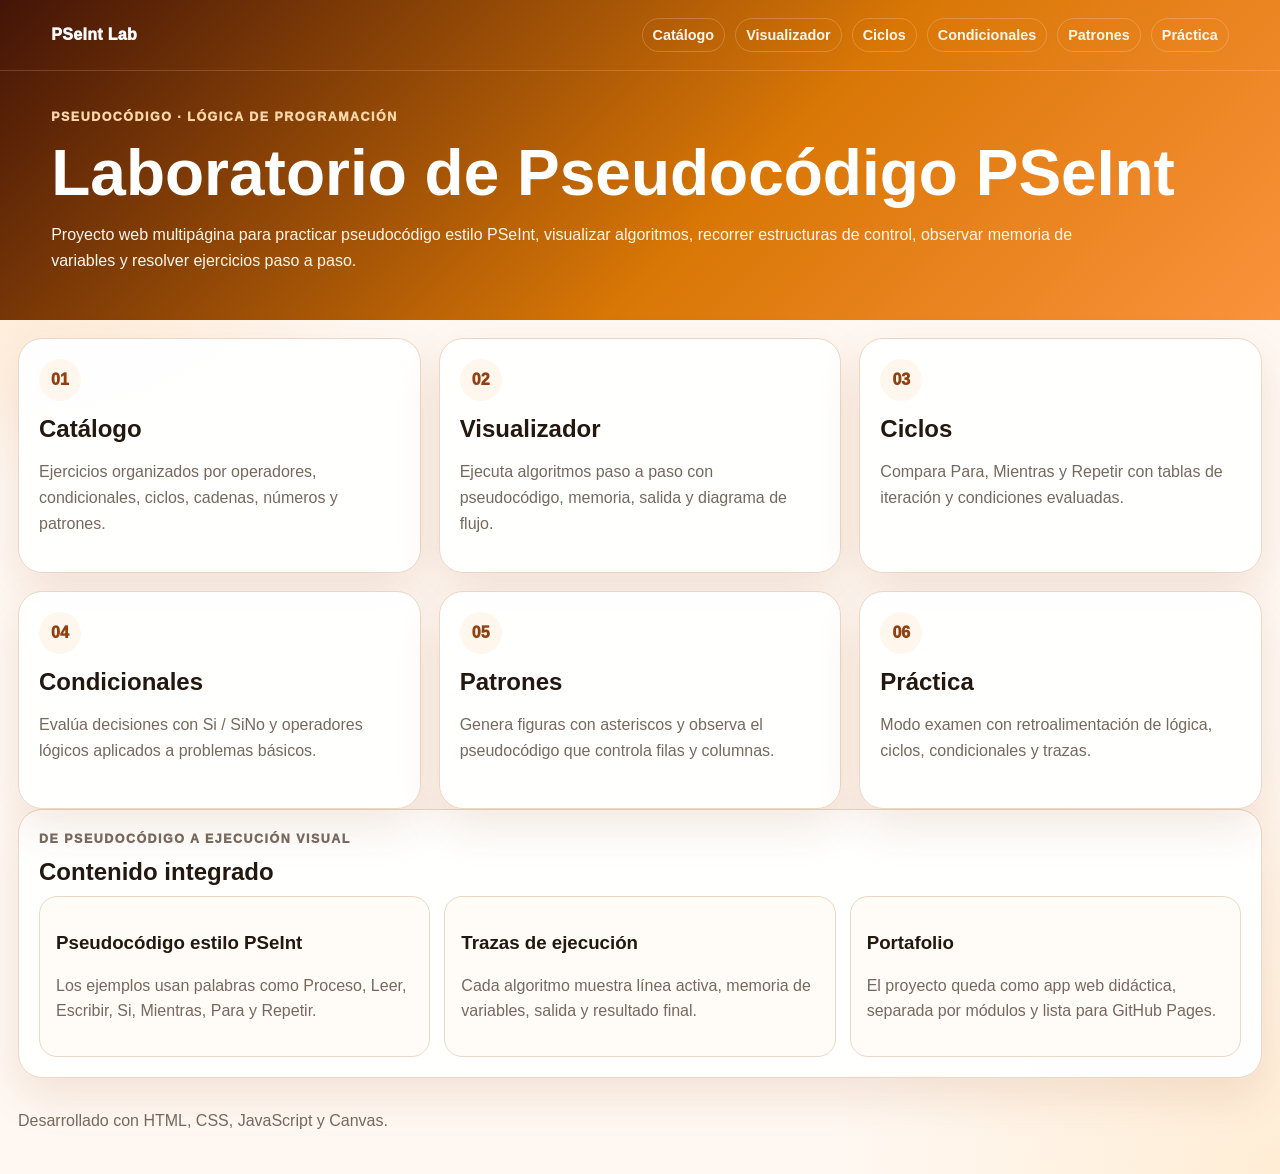
<file: index.html>
<!DOCTYPE html>
<html lang="es">
<head>
  <meta charset="UTF-8" />
  <meta name="viewport" content="width=device-width, initial-scale=1.0" />
  <title>Laboratorio de Pseudocódigo PSeInt</title>
  <link rel="stylesheet" href="assets/css/styles.css" />
</head>
<body>
  <header class="hero">
    <nav class="top-nav">
      <a class="brand" href="index.html">PSeInt Lab</a>
      <div class="nav-links">
        <a href="pages/catalogo.html">Catálogo</a>
        <a href="pages/visualizador.html">Visualizador</a>
        <a href="pages/ciclos.html">Ciclos</a>
        <a href="pages/condicionales.html">Condicionales</a>
        <a href="pages/patrones.html">Patrones</a>
        <a href="pages/practica.html">Práctica</a>
      </div>
    </nav>

    <section class="hero-content">
      <p class="eyebrow">Pseudocódigo · Lógica de programación</p>
      <h1>Laboratorio de Pseudocódigo PSeInt</h1>
      <p>
        Proyecto web multipágina para practicar pseudocódigo estilo PSeInt, visualizar algoritmos,
        recorrer estructuras de control, observar memoria de variables y resolver ejercicios paso a paso.
      </p>
    </section>
  </header>

  <main class="container">
    <section class="module-grid">
      <a class="module-card" href="pages/catalogo.html">
        <span>01</span>
        <h2>Catálogo</h2>
        <p>Ejercicios organizados por operadores, condicionales, ciclos, cadenas, números y patrones.</p>
      </a>

      <a class="module-card" href="pages/visualizador.html">
        <span>02</span>
        <h2>Visualizador</h2>
        <p>Ejecuta algoritmos paso a paso con pseudocódigo, memoria, salida y diagrama de flujo.</p>
      </a>

      <a class="module-card" href="pages/ciclos.html">
        <span>03</span>
        <h2>Ciclos</h2>
        <p>Compara Para, Mientras y Repetir con tablas de iteración y condiciones evaluadas.</p>
      </a>

      <a class="module-card" href="pages/condicionales.html">
        <span>04</span>
        <h2>Condicionales</h2>
        <p>Evalúa decisiones con Si / SiNo y operadores lógicos aplicados a problemas básicos.</p>
      </a>

      <a class="module-card" href="pages/patrones.html">
        <span>05</span>
        <h2>Patrones</h2>
        <p>Genera figuras con asteriscos y observa el pseudocódigo que controla filas y columnas.</p>
      </a>

      <a class="module-card" href="pages/practica.html">
        <span>06</span>
        <h2>Práctica</h2>
        <p>Modo examen con retroalimentación de lógica, ciclos, condicionales y trazas.</p>
      </a>
    </section>

    <section class="panel">
      <p class="section-label">De pseudocódigo a ejecución visual</p>
      <h2>Contenido integrado</h2>
      <div class="feature-grid">
        <article>
          <h3>Pseudocódigo estilo PSeInt</h3>
          <p>Los ejemplos usan palabras como Proceso, Leer, Escribir, Si, Mientras, Para y Repetir.</p>
        </article>
        <article>
          <h3>Trazas de ejecución</h3>
          <p>Cada algoritmo muestra línea activa, memoria de variables, salida y resultado final.</p>
        </article>
        <article>
          <h3>Portafolio</h3>
          <p>El proyecto queda como app web didáctica, separada por módulos y lista para GitHub Pages.</p>
        </article>
      </div>
    </section>
  </main>

  <footer>
    <p>Desarrollado con HTML, CSS, JavaScript y Canvas.</p>
  </footer>
</body>
</html>
</file>
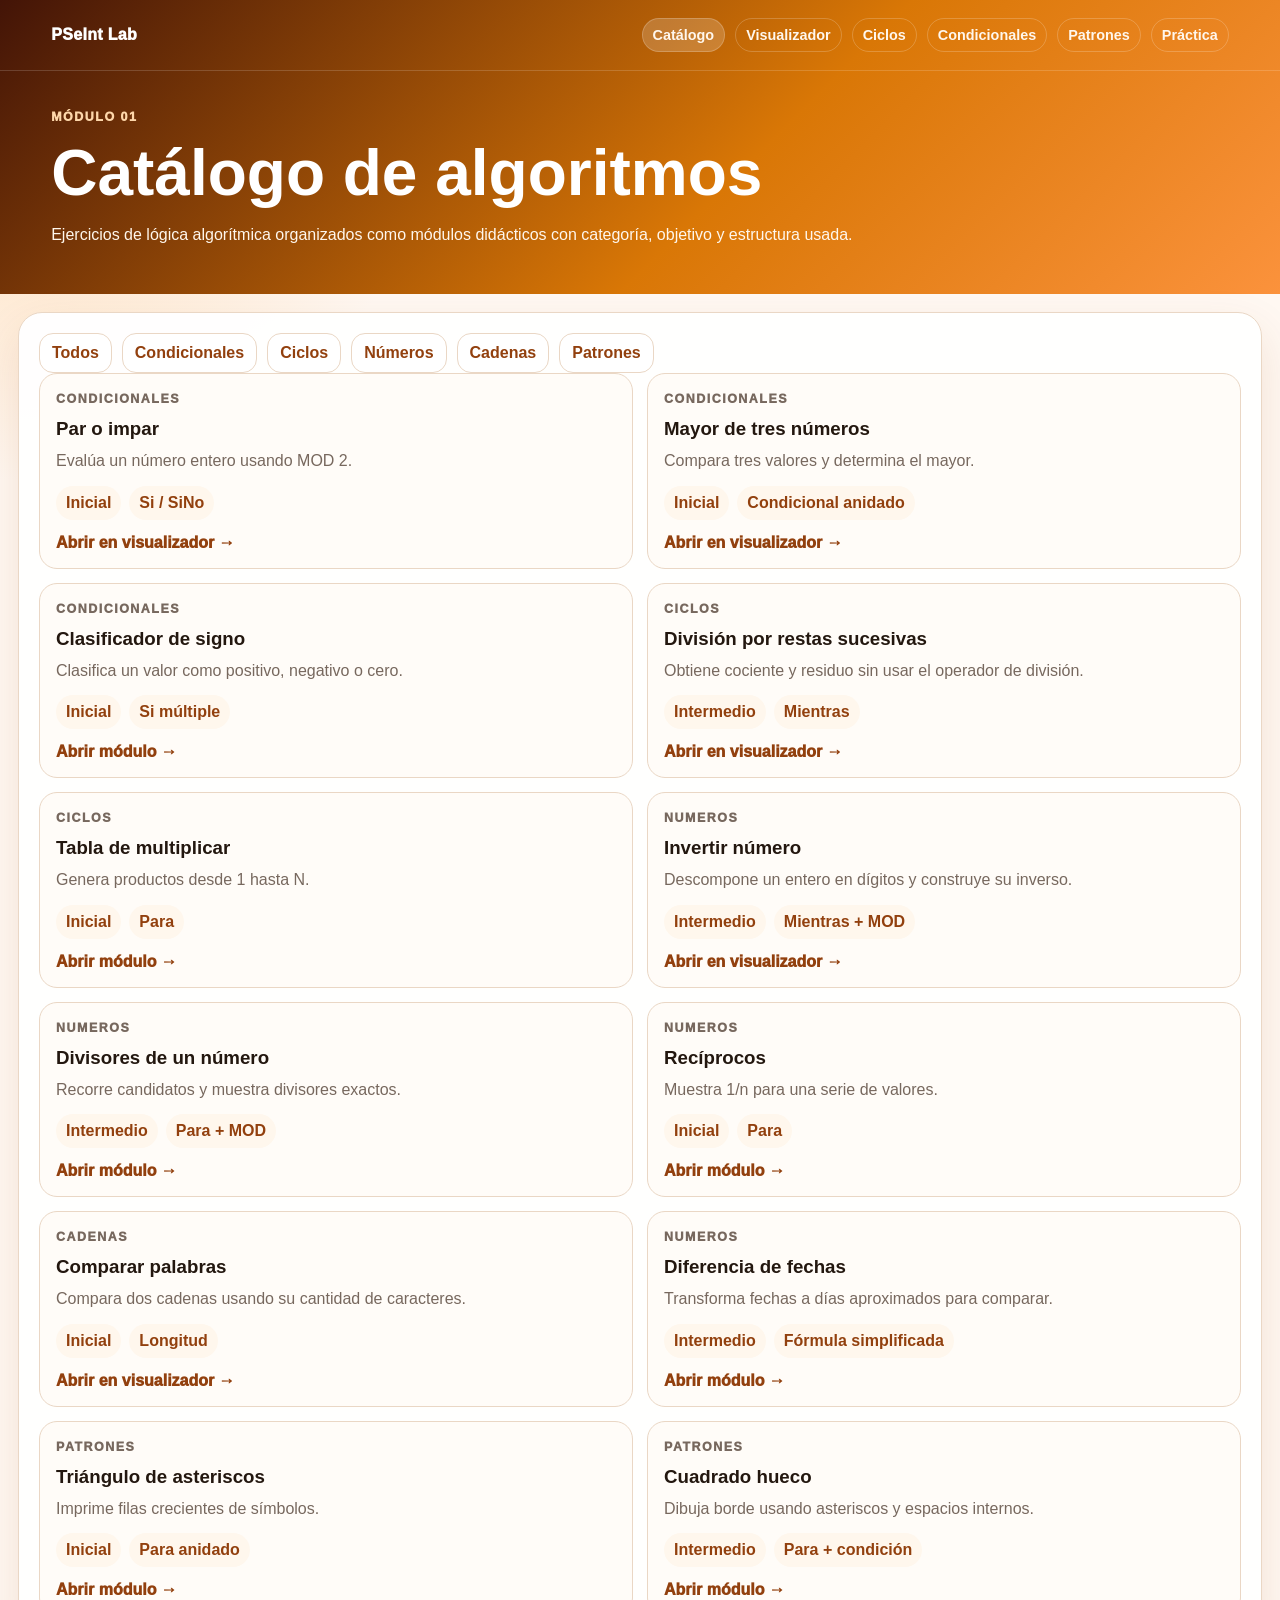
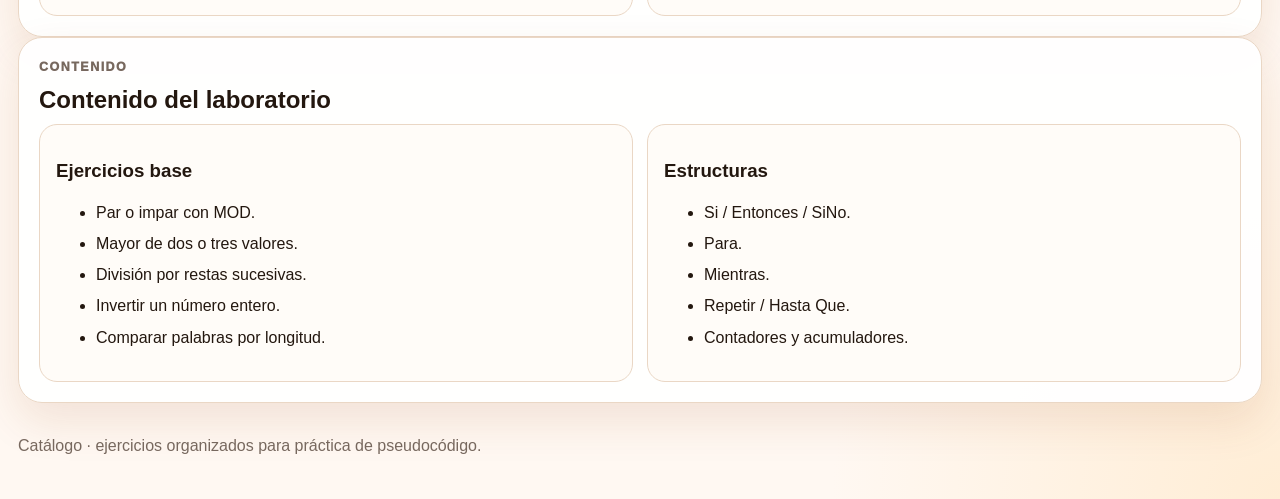
<file: pages/catalogo.html>
<!DOCTYPE html>
<html lang="es">
<head>
  <meta charset="UTF-8" />
  <meta name="viewport" content="width=device-width, initial-scale=1.0" />
  <title>Catálogo de algoritmos</title>
  <link rel="stylesheet" href="../assets/css/styles.css" />
</head>
<body>
  <header class="hero">

<nav class="top-nav">
  <a class="brand" href="../index.html">PSeInt Lab</a>
  <div class="nav-links">
    <a href="catalogo.html" data-page="catalogo" class="active">Catálogo</a>
    <a href="visualizador.html" data-page="visualizador">Visualizador</a>
    <a href="ciclos.html" data-page="ciclos">Ciclos</a>
    <a href="condicionales.html" data-page="condicionales">Condicionales</a>
    <a href="patrones.html" data-page="patrones">Patrones</a>
    <a href="practica.html" data-page="practica">Práctica</a>
  </div>
</nav>

    <section class="hero-content">
      <p class="eyebrow">Módulo 01</p>
      <h1>Catálogo de algoritmos</h1>
      <p>Ejercicios de lógica algorítmica organizados como módulos didácticos con categoría, objetivo y estructura usada.</p>
    </section>
  </header>

  <main class="container">
    <section class="panel">
      <div class="button-row">
        <button class="secondary" data-filter="todos">Todos</button>
        <button class="secondary" data-filter="condicionales">Condicionales</button>
        <button class="secondary" data-filter="ciclos">Ciclos</button>
        <button class="secondary" data-filter="numeros">Números</button>
        <button class="secondary" data-filter="cadenas">Cadenas</button>
        <button class="secondary" data-filter="patrones">Patrones</button>
      </div>

      <div id="algorithmGrid" class="algorithm-grid"></div>
    </section>

    <section class="panel">
      <p class="section-label">Contenido</p>
      <h2>Contenido del laboratorio</h2>
      <div class="two-col">
        <article>
          <h3>Ejercicios base</h3>
          <ul>
            <li>Par o impar con MOD.</li>
            <li>Mayor de dos o tres valores.</li>
            <li>División por restas sucesivas.</li>
            <li>Invertir un número entero.</li>
            <li>Comparar palabras por longitud.</li>
          </ul>
        </article>
        <article>
          <h3>Estructuras</h3>
          <ul>
            <li>Si / Entonces / SiNo.</li>
            <li>Para.</li>
            <li>Mientras.</li>
            <li>Repetir / Hasta Que.</li>
            <li>Contadores y acumuladores.</li>
          </ul>
        </article>
      </div>
    </section>
  </main>

  <footer><p>Catálogo · ejercicios organizados para práctica de pseudocódigo.</p></footer>

  <script src="../assets/js/shared.js"></script>
  <script src="../assets/js/catalogo.js"></script>
</body>
</html>
</file>
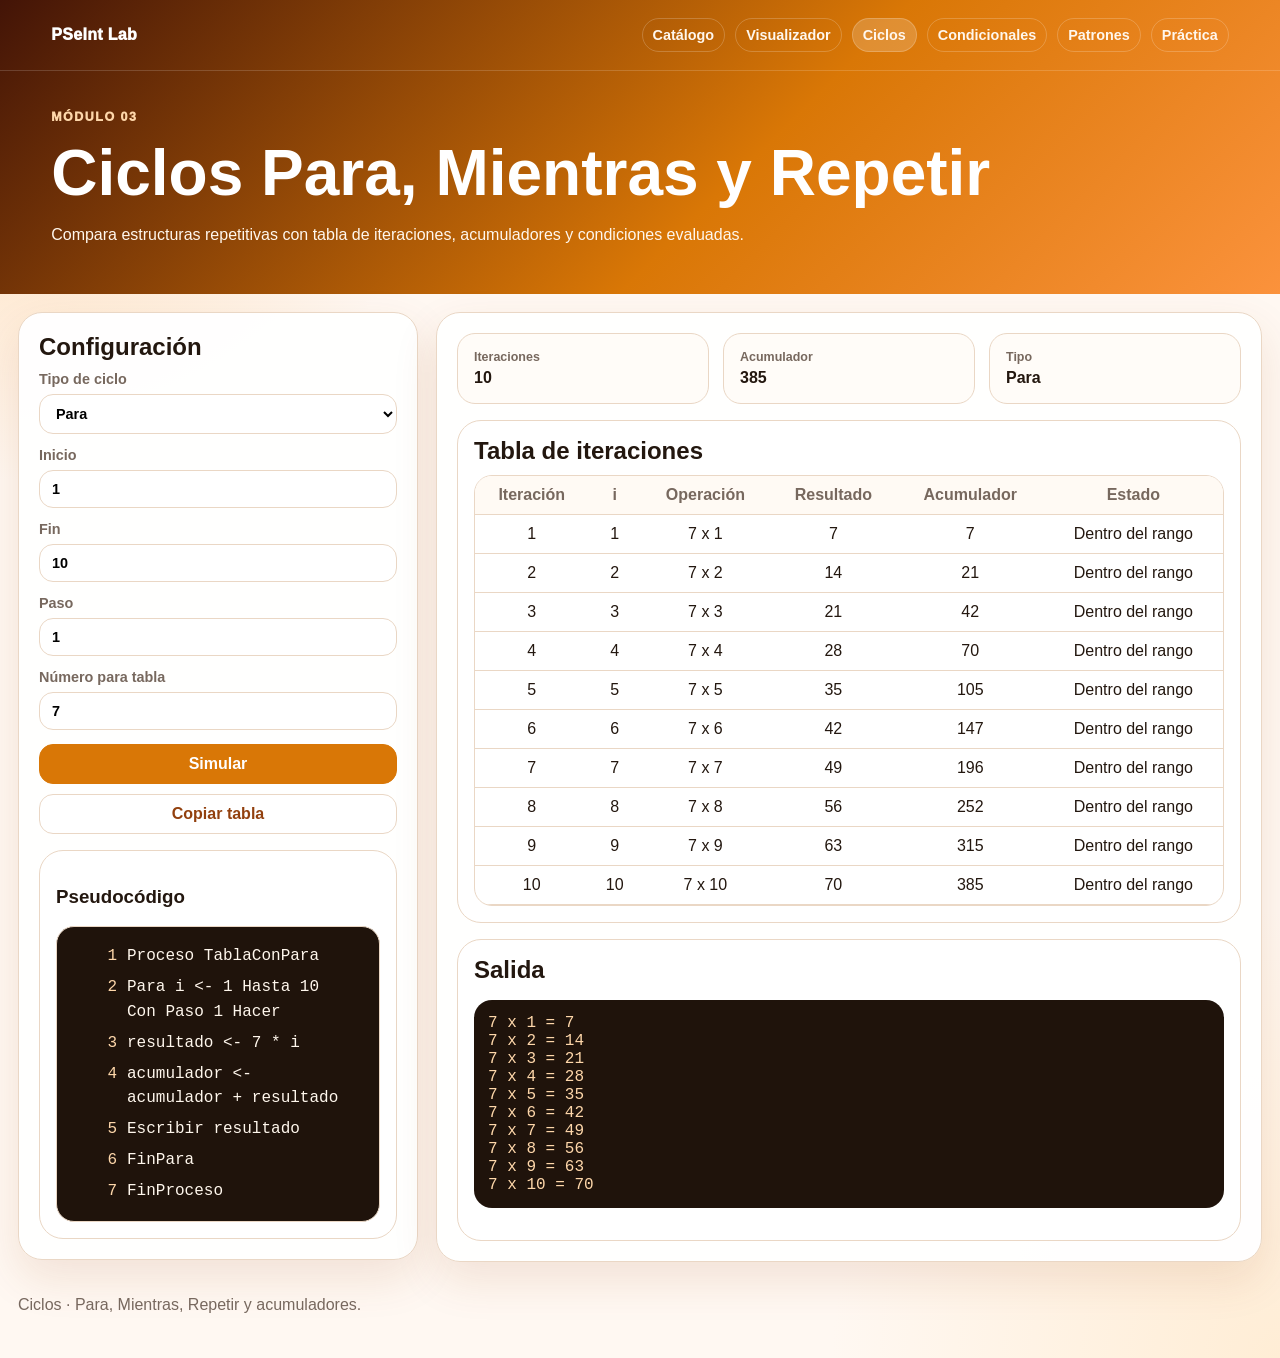
<file: pages/ciclos.html>
<!DOCTYPE html>
<html lang="es">
<head>
  <meta charset="UTF-8" />
  <meta name="viewport" content="width=device-width, initial-scale=1.0" />
  <title>Ciclos</title>
  <link rel="stylesheet" href="../assets/css/styles.css" />
</head>
<body>
  <header class="hero">

<nav class="top-nav">
  <a class="brand" href="../index.html">PSeInt Lab</a>
  <div class="nav-links">
    <a href="catalogo.html" data-page="catalogo">Catálogo</a>
    <a href="visualizador.html" data-page="visualizador">Visualizador</a>
    <a href="ciclos.html" data-page="ciclos" class="active">Ciclos</a>
    <a href="condicionales.html" data-page="condicionales">Condicionales</a>
    <a href="patrones.html" data-page="patrones">Patrones</a>
    <a href="practica.html" data-page="practica">Práctica</a>
  </div>
</nav>

    <section class="hero-content">
      <p class="eyebrow">Módulo 03</p>
      <h1>Ciclos Para, Mientras y Repetir</h1>
      <p>Compara estructuras repetitivas con tabla de iteraciones, acumuladores y condiciones evaluadas.</p>
    </section>
  </header>

  <main class="page-layout">
    <aside class="card controls">
      <h2>Configuración</h2>
      <label>
        Tipo de ciclo
        <select id="loopType">
          <option value="para">Para</option>
          <option value="mientras">Mientras</option>
          <option value="repetir">Repetir</option>
        </select>
      </label>
      <label>Inicio <input id="startInput" type="number" value="1"></label>
      <label>Fin <input id="endInput" type="number" value="10"></label>
      <label>Paso <input id="stepInput" type="number" value="1"></label>
      <label>Número para tabla <input id="tableInput" type="number" value="7"></label>

      <div class="button-grid">
        <button id="simulateBtn">Simular</button>
        <button id="copyBtn" class="secondary">Copiar tabla</button>
      </div>

      <section class="tool-card">
        <h3>Pseudocódigo</h3>
        <div id="codePanel" class="code-panel"></div>
      </section>
    </aside>

    <section class="card main-card">
      <section class="stat-grid">
        <div class="stat"><span>Iteraciones</span><strong id="iterationsStat"></strong></div>
        <div class="stat"><span>Acumulador</span><strong id="accumulatorStat"></strong></div>
        <div class="stat"><span>Tipo</span><strong id="typeStat"></strong></div>
      </section>

      <section class="tool-card">
        <h2>Tabla de iteraciones</h2>
        <div class="table-wrapper">
          <table id="loopTable"></table>
        </div>
      </section>

      <section class="tool-card">
        <h2>Salida</h2>
        <pre id="outputBox" class="output-console"></pre>
      </section>
    </section>
  </main>

  <footer><p>Ciclos · Para, Mientras, Repetir y acumuladores.</p></footer>

  <script src="../assets/js/shared.js"></script>
  <script src="../assets/js/ciclos.js"></script>
</body>
</html>
</file>
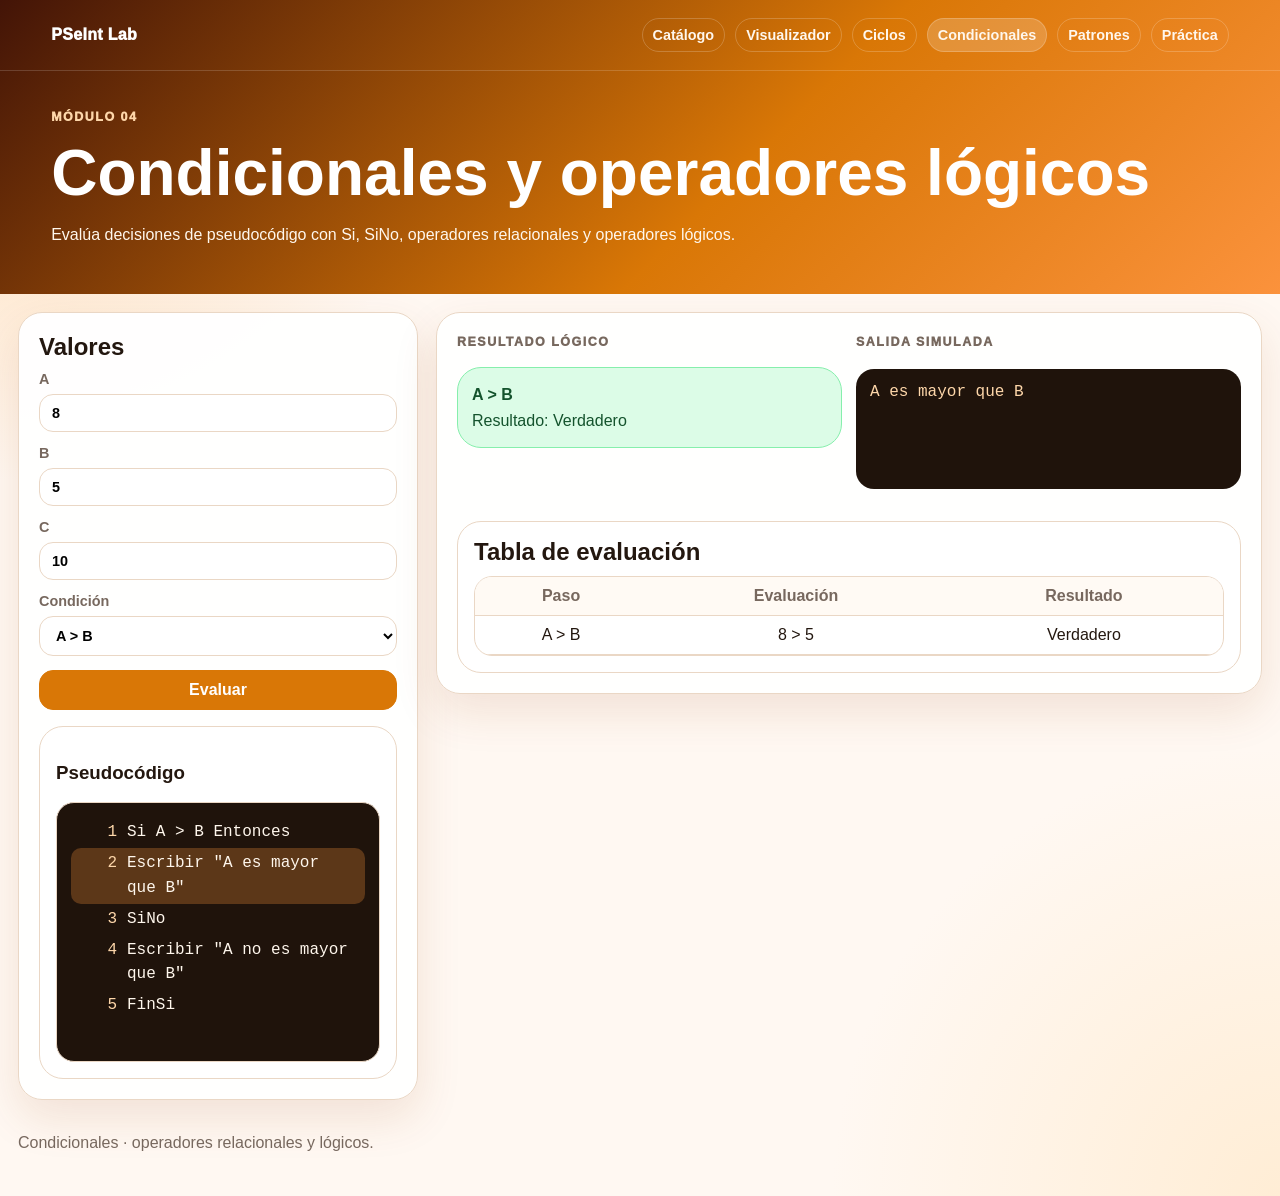
<file: pages/condicionales.html>
<!DOCTYPE html>
<html lang="es">
<head>
  <meta charset="UTF-8" />
  <meta name="viewport" content="width=device-width, initial-scale=1.0" />
  <title>Condicionales</title>
  <link rel="stylesheet" href="../assets/css/styles.css" />
</head>
<body>
  <header class="hero">

<nav class="top-nav">
  <a class="brand" href="../index.html">PSeInt Lab</a>
  <div class="nav-links">
    <a href="catalogo.html" data-page="catalogo">Catálogo</a>
    <a href="visualizador.html" data-page="visualizador">Visualizador</a>
    <a href="ciclos.html" data-page="ciclos">Ciclos</a>
    <a href="condicionales.html" data-page="condicionales" class="active">Condicionales</a>
    <a href="patrones.html" data-page="patrones">Patrones</a>
    <a href="practica.html" data-page="practica">Práctica</a>
  </div>
</nav>

    <section class="hero-content">
      <p class="eyebrow">Módulo 04</p>
      <h1>Condicionales y operadores lógicos</h1>
      <p>Evalúa decisiones de pseudocódigo con Si, SiNo, operadores relacionales y operadores lógicos.</p>
    </section>
  </header>

  <main class="page-layout">
    <aside class="card controls">
      <h2>Valores</h2>
      <label>A <input id="aInput" type="number" value="8"></label>
      <label>B <input id="bInput" type="number" value="5"></label>
      <label>C <input id="cInput" type="number" value="10"></label>
      <label>
        Condición
        <select id="conditionSelect">
          <option value="mayor">A > B</option>
          <option value="rango">A >= B Y A <= C</option>
          <option value="parpositivo">A MOD 2 = 0 Y A > 0</option>
          <option value="fuera">A < B O A > C</option>
          <option value="negacion">NO(A = B)</option>
        </select>
      </label>

      <div class="button-grid">
        <button id="evalBtn">Evaluar</button>
      </div>

      <section class="tool-card">
        <h3>Pseudocódigo</h3>
        <div id="codePanel" class="code-panel"></div>
      </section>
    </aside>

    <section class="card main-card">
      <section class="formula-grid">
        <article>
          <p class="section-label">Resultado lógico</p>
          <div id="resultBox" class="feedback"></div>
        </article>
        <article>
          <p class="section-label">Salida simulada</p>
          <pre id="outputBox" class="output-console"></pre>
        </article>
      </section>

      <section class="tool-card">
        <h2>Tabla de evaluación</h2>
        <div class="table-wrapper">
          <table id="evaluationTable"></table>
        </div>
      </section>
    </section>
  </main>

  <footer><p>Condicionales · operadores relacionales y lógicos.</p></footer>

  <script src="../assets/js/shared.js"></script>
  <script src="../assets/js/condicionales.js"></script>
</body>
</html>
</file>
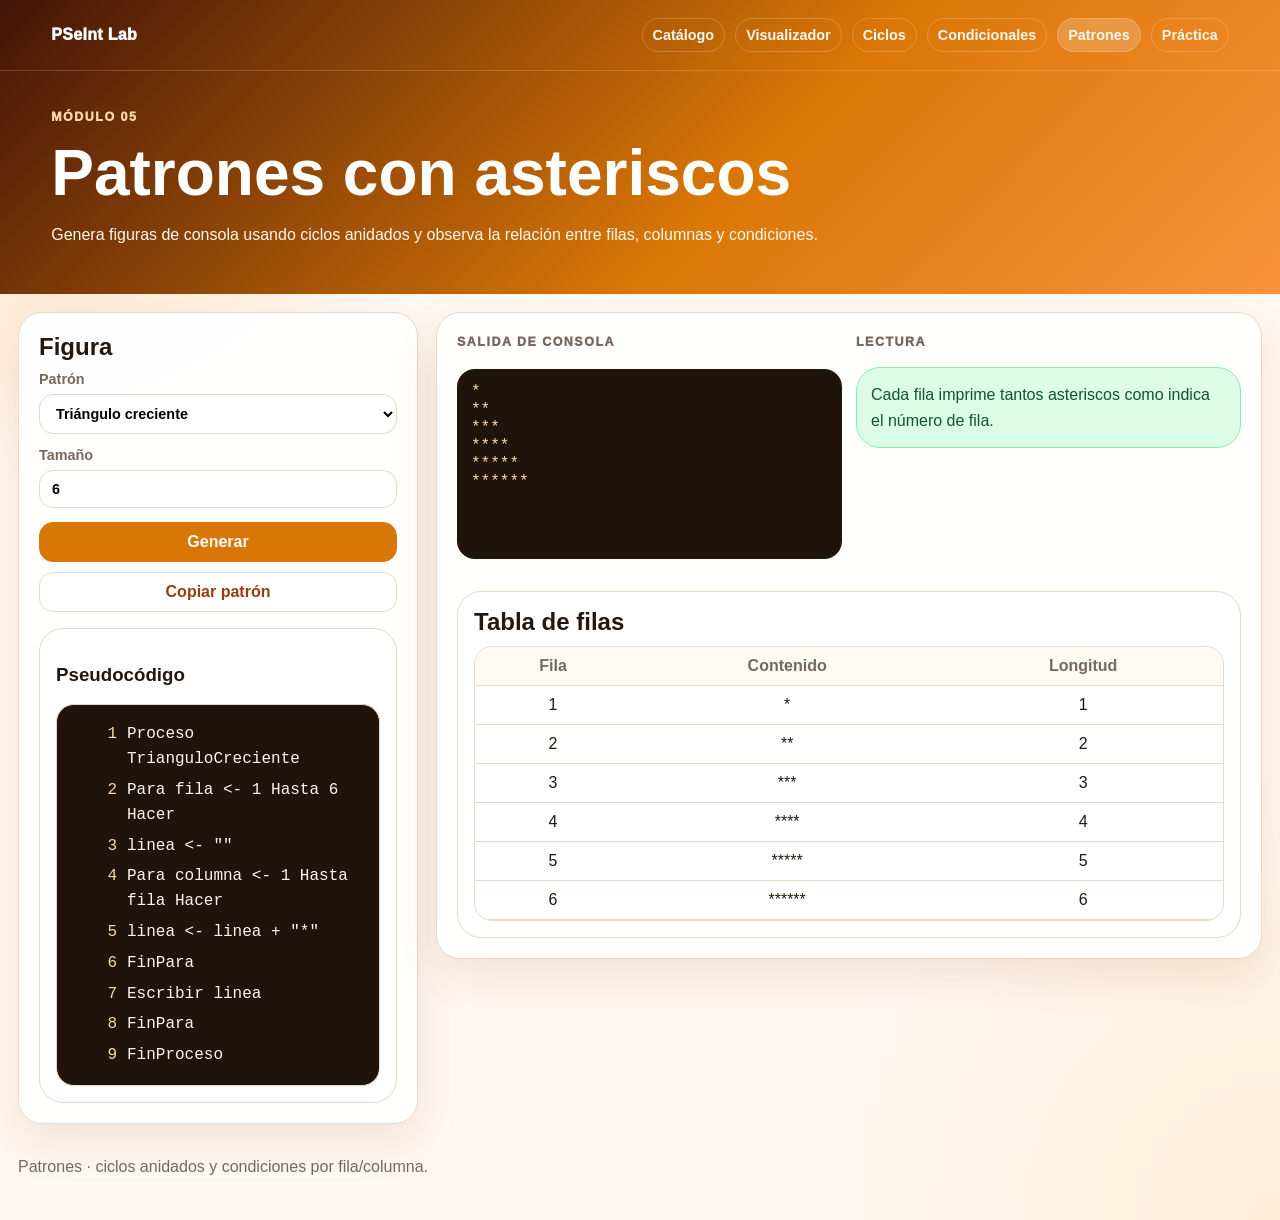
<file: pages/patrones.html>
<!DOCTYPE html>
<html lang="es">
<head>
  <meta charset="UTF-8" />
  <meta name="viewport" content="width=device-width, initial-scale=1.0" />
  <title>Patrones con asteriscos</title>
  <link rel="stylesheet" href="../assets/css/styles.css" />
</head>
<body>
  <header class="hero">

<nav class="top-nav">
  <a class="brand" href="../index.html">PSeInt Lab</a>
  <div class="nav-links">
    <a href="catalogo.html" data-page="catalogo">Catálogo</a>
    <a href="visualizador.html" data-page="visualizador">Visualizador</a>
    <a href="ciclos.html" data-page="ciclos">Ciclos</a>
    <a href="condicionales.html" data-page="condicionales">Condicionales</a>
    <a href="patrones.html" data-page="patrones" class="active">Patrones</a>
    <a href="practica.html" data-page="practica">Práctica</a>
  </div>
</nav>

    <section class="hero-content">
      <p class="eyebrow">Módulo 05</p>
      <h1>Patrones con asteriscos</h1>
      <p>Genera figuras de consola usando ciclos anidados y observa la relación entre filas, columnas y condiciones.</p>
    </section>
  </header>

  <main class="page-layout">
    <aside class="card controls">
      <h2>Figura</h2>
      <label>
        Patrón
        <select id="patternSelect">
          <option value="triangulo">Triángulo creciente</option>
          <option value="invertido">Triángulo invertido</option>
          <option value="cuadrado">Cuadrado lleno</option>
          <option value="hueco">Cuadrado hueco</option>
          <option value="piramide">Pirámide</option>
        </select>
      </label>

      <label>Tamaño <input id="sizeInput" type="number" min="2" max="20" value="6"></label>

      <div class="button-grid">
        <button id="drawBtn">Generar</button>
        <button id="copyBtn" class="secondary">Copiar patrón</button>
      </div>

      <section class="tool-card">
        <h3>Pseudocódigo</h3>
        <div id="codePanel" class="code-panel"></div>
      </section>
    </aside>

    <section class="card main-card">
      <section class="formula-grid">
        <article>
          <p class="section-label">Salida de consola</p>
          <pre id="patternOutput" class="pattern-output"></pre>
        </article>
        <article>
          <p class="section-label">Lectura</p>
          <div id="explanationBox" class="feedback"></div>
        </article>
      </section>

      <section class="tool-card">
        <h2>Tabla de filas</h2>
        <div class="table-wrapper">
          <table id="patternTable"></table>
        </div>
      </section>
    </section>
  </main>

  <footer><p>Patrones · ciclos anidados y condiciones por fila/columna.</p></footer>

  <script src="../assets/js/shared.js"></script>
  <script src="../assets/js/patrones.js"></script>
</body>
</html>
</file>
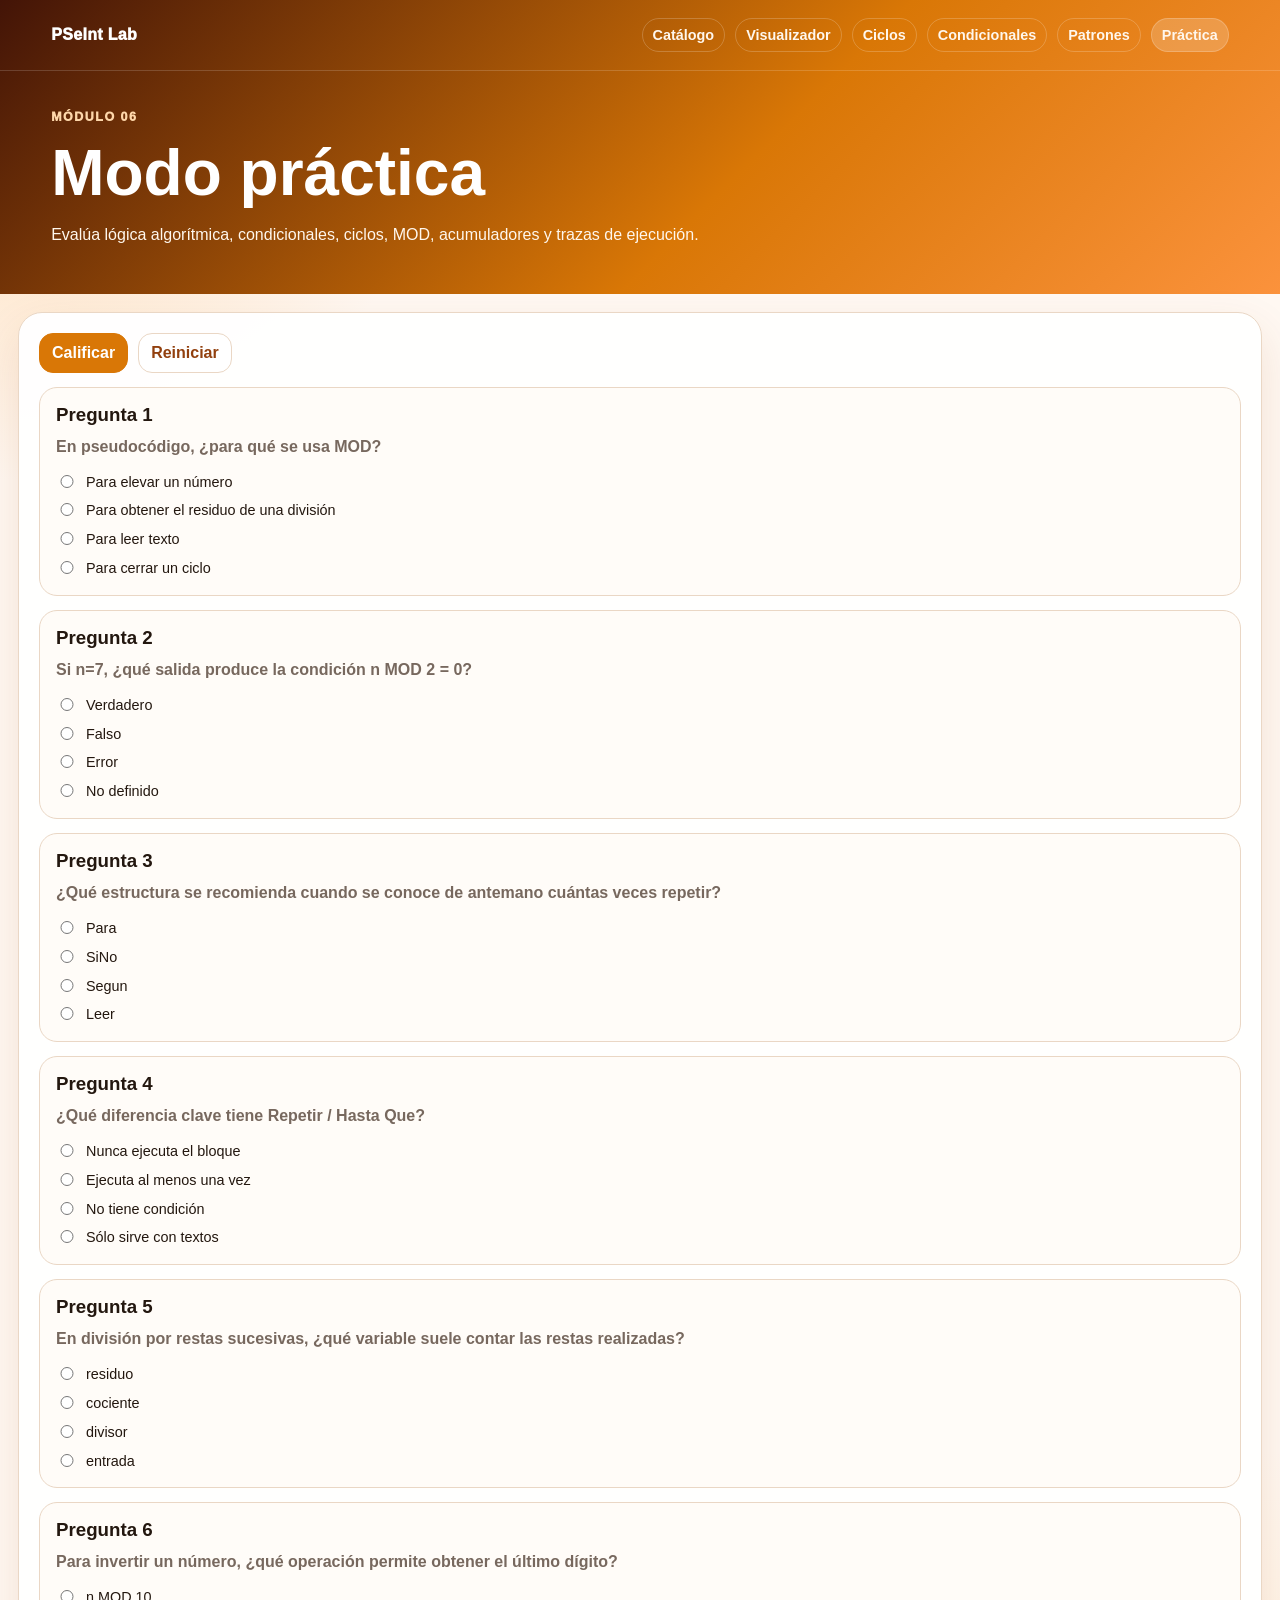
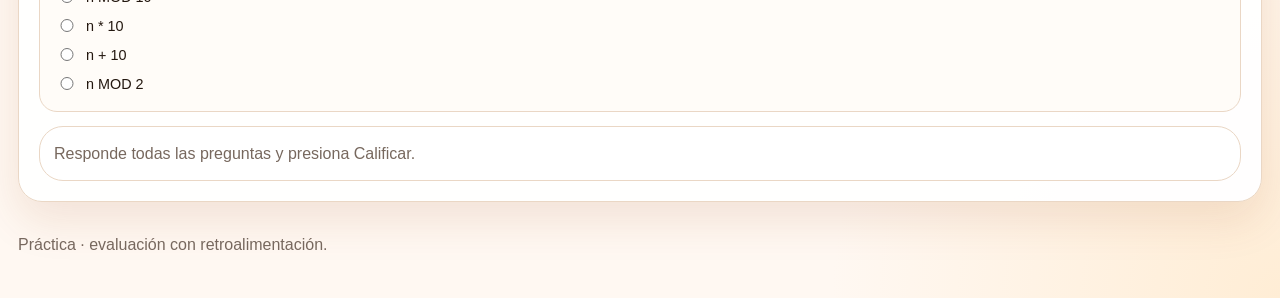
<file: pages/practica.html>
<!DOCTYPE html>
<html lang="es">
<head>
  <meta charset="UTF-8" />
  <meta name="viewport" content="width=device-width, initial-scale=1.0" />
  <title>Práctica de pseudocódigo</title>
  <link rel="stylesheet" href="../assets/css/styles.css" />
</head>
<body>
  <header class="hero">

<nav class="top-nav">
  <a class="brand" href="../index.html">PSeInt Lab</a>
  <div class="nav-links">
    <a href="catalogo.html" data-page="catalogo">Catálogo</a>
    <a href="visualizador.html" data-page="visualizador">Visualizador</a>
    <a href="ciclos.html" data-page="ciclos">Ciclos</a>
    <a href="condicionales.html" data-page="condicionales">Condicionales</a>
    <a href="patrones.html" data-page="patrones">Patrones</a>
    <a href="practica.html" data-page="practica" class="active">Práctica</a>
  </div>
</nav>

    <section class="hero-content">
      <p class="eyebrow">Módulo 06</p>
      <h1>Modo práctica</h1>
      <p>Evalúa lógica algorítmica, condicionales, ciclos, MOD, acumuladores y trazas de ejecución.</p>
    </section>
  </header>

  <main class="container">
    <section class="panel">
      <div class="button-row">
        <button id="gradeBtn">Calificar</button>
        <button id="resetBtn" class="secondary">Reiniciar</button>
      </div>

      <div id="quizArea"></div>
      <div id="resultBox" class="feedback"></div>
    </section>
  </main>

  <footer><p>Práctica · evaluación con retroalimentación.</p></footer>

  <script src="../assets/js/shared.js"></script>
  <script src="../assets/js/practica.js"></script>
</body>
</html>
</file>
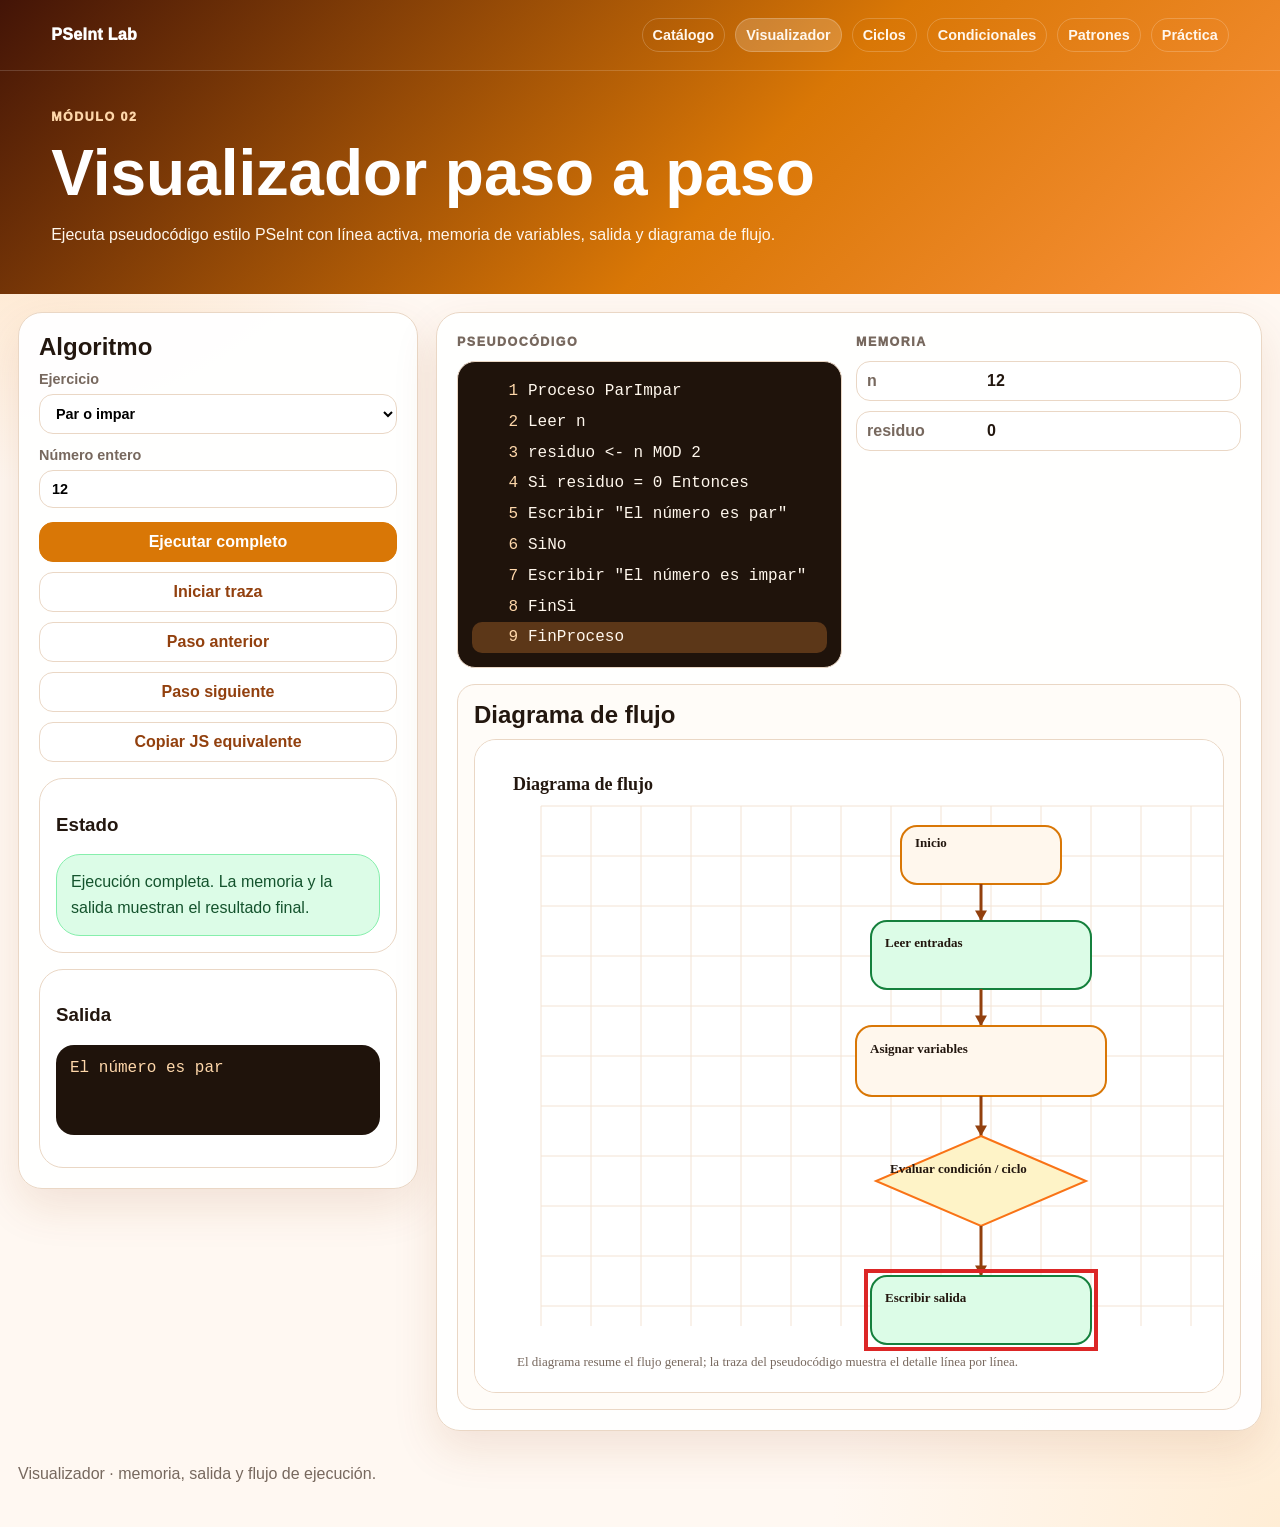
<file: pages/visualizador.html>
<!DOCTYPE html>
<html lang="es">
<head>
  <meta charset="UTF-8" />
  <meta name="viewport" content="width=device-width, initial-scale=1.0" />
  <title>Visualizador paso a paso</title>
  <link rel="stylesheet" href="../assets/css/styles.css" />
</head>
<body>
  <header class="hero">

<nav class="top-nav">
  <a class="brand" href="../index.html">PSeInt Lab</a>
  <div class="nav-links">
    <a href="catalogo.html" data-page="catalogo">Catálogo</a>
    <a href="visualizador.html" data-page="visualizador" class="active">Visualizador</a>
    <a href="ciclos.html" data-page="ciclos">Ciclos</a>
    <a href="condicionales.html" data-page="condicionales">Condicionales</a>
    <a href="patrones.html" data-page="patrones">Patrones</a>
    <a href="practica.html" data-page="practica">Práctica</a>
  </div>
</nav>

    <section class="hero-content">
      <p class="eyebrow">Módulo 02</p>
      <h1>Visualizador paso a paso</h1>
      <p>Ejecuta pseudocódigo estilo PSeInt con línea activa, memoria de variables, salida y diagrama de flujo.</p>
    </section>
  </header>

  <main class="page-layout">
    <aside class="card controls">
      <h2>Algoritmo</h2>
      <label>
        Ejercicio
        <select id="algorithmSelect"></select>
      </label>

      <div id="inputArea"></div>

      <div class="button-grid">
        <button id="runBtn">Ejecutar completo</button>
        <button id="resetTraceBtn" class="secondary">Iniciar traza</button>
        <button id="prevBtn" class="secondary">Paso anterior</button>
        <button id="nextBtn" class="secondary">Paso siguiente</button>
        <button id="copyJsBtn" class="secondary">Copiar JS equivalente</button>
      </div>

      <section class="tool-card">
        <h3>Estado</h3>
        <div id="statusBox" class="feedback"></div>
      </section>

      <section class="tool-card">
        <h3>Salida</h3>
        <pre id="outputConsole" class="output-console"></pre>
      </section>
    </aside>

    <section class="card main-card">
      <section class="formula-grid">
        <article>
          <p class="section-label">Pseudocódigo</p>
          <div id="codePanel" class="code-panel"></div>
        </article>
        <article>
          <p class="section-label">Memoria</p>
          <div id="memoryGrid" class="memory-grid"></div>
        </article>
      </section>

      <section class="inner-card">
        <h2>Diagrama de flujo</h2>
        <div class="canvas-card">
          <canvas id="flowCanvas" width="980" height="620"></canvas>
        </div>
      </section>
    </section>
  </main>

  <footer><p>Visualizador · memoria, salida y flujo de ejecución.</p></footer>

  <script src="../assets/js/shared.js"></script>
  <script src="../assets/js/visualizador.js"></script>
</body>
</html>
</file>
<file: assets/css/styles.css>
:root {
  --bg: #fff8f2;
  --card: #ffffff;
  --ink: #23170f;
  --muted: #77685e;
  --line: #ead7c5;
  --accent: #d97706;
  --accent-dark: #92400e;
  --accent-soft: #fff7ed;
  --blue: #2563eb;
  --green: #15803d;
  --green-soft: #dcfce7;
  --red: #dc2626;
  --red-soft: #fee2e2;
  --purple: #7c3aed;
  --yellow-soft: #fef3c7;
  --shadow: rgba(146, 64, 14, 0.12);
}

* {
  box-sizing: border-box;
}

body {
  margin: 0;
  background:
    radial-gradient(circle at top left, #fed7aa 0, transparent 30rem),
    radial-gradient(circle at bottom right, #ffedd5 0, transparent 28rem),
    var(--bg);
  color: var(--ink);
  font-family: "Segoe UI", Arial, sans-serif;
}

a {
  color: inherit;
}

.hero {
  color: #fff;
  background: linear-gradient(135deg, #431407, #d97706 58%, #fb923c);
}

.top-nav {
  display: flex;
  justify-content: space-between;
  align-items: center;
  gap: 18px;
  padding: 18px clamp(18px, 4vw, 60px);
  border-bottom: 1px solid rgba(255, 255, 255, 0.16);
}

.brand {
  color: #fff;
  font-weight: 1000;
  text-decoration: none;
  letter-spacing: 0.02em;
}

.nav-links {
  display: flex;
  flex-wrap: wrap;
  gap: 10px;
}

.nav-links a {
  padding: 8px 10px;
  border: 1px solid rgba(255,255,255,0.20);
  border-radius: 999px;
  color: #fff7ed;
  text-decoration: none;
  font-size: 0.9rem;
  font-weight: 850;
}

.nav-links a:hover,
.nav-links a.active {
  background: rgba(255,255,255,0.18);
}

.hero-content {
  padding: 36px clamp(18px, 4vw, 60px) 46px;
}

.hero-content h1 {
  margin: 0 0 12px;
  font-size: clamp(2.05rem, 5vw, 4rem);
}

.hero-content p {
  max-width: 1080px;
  margin: 0;
  color: #fff7ed;
  line-height: 1.65;
}

.eyebrow,
.section-label {
  margin: 0 0 8px !important;
  color: var(--muted);
  font-size: 0.78rem;
  font-weight: 1000;
  letter-spacing: 0.12em;
  text-transform: uppercase;
}

.hero .eyebrow {
  color: #fed7aa;
}

.container,
.page-layout {
  padding: 18px;
}

.page-layout {
  display: grid;
  grid-template-columns: 400px minmax(0, 1fr);
  gap: 18px;
  align-items: start;
}

.card,
.panel,
.module-card,
.tool-card,
.feedback,
.step-index,
.step-detail {
  border: 1px solid var(--line);
  border-radius: 24px;
  background: rgba(255, 255, 255, 0.96);
  box-shadow: 0 18px 45px var(--shadow);
}

.panel,
.card {
  padding: 20px;
}

.module-grid {
  display: grid;
  grid-template-columns: repeat(6, minmax(0, 1fr));
  gap: 18px;
}

.module-card {
  display: block;
  min-height: 218px;
  padding: 20px;
  text-decoration: none;
  transition: 0.18s ease;
}

.module-card:hover {
  transform: translateY(-3px);
  border-color: var(--accent);
}

.module-card span {
  display: inline-grid;
  place-items: center;
  width: 42px;
  height: 42px;
  margin-bottom: 14px;
  border-radius: 50%;
  background: var(--accent-soft);
  color: var(--accent-dark);
  font-weight: 1000;
}

.module-card h2,
.panel h2,
.card h2,
.tool-card h2 {
  margin: 0 0 10px;
}

.module-card p,
.panel p,
.card p,
.tool-card p {
  color: var(--muted);
  line-height: 1.6;
}

.two-col,
.feature-grid,
.stat-grid,
.formula-grid,
.algorithm-grid {
  display: grid;
  gap: 14px;
}

.two-col {
  grid-template-columns: 1fr 1fr;
}

.feature-grid {
  grid-template-columns: repeat(3, minmax(0, 1fr));
}

.algorithm-grid {
  grid-template-columns: repeat(3, minmax(0, 1fr));
}

.stat-grid {
  grid-template-columns: repeat(3, minmax(0, 1fr));
}

.formula-grid {
  grid-template-columns: 1fr 1fr;
}

.feature-grid article,
.two-col article,
.stat,
.math-box,
.inner-card,
.algorithm-card {
  padding: 16px;
  border: 1px solid var(--line);
  border-radius: 18px;
  background: #fffcf8;
}

.algorithm-card {
  cursor: pointer;
  transition: 0.16s ease;
}

.algorithm-card:hover {
  transform: translateY(-2px);
  border-color: var(--accent);
}

.algorithm-card h3 {
  margin: 0 0 8px;
}

.algorithm-card p {
  margin: 0;
}

li {
  margin-bottom: 8px;
  line-height: 1.45;
}

.controls,
.main-card {
  padding: 20px;
}

label {
  display: grid;
  gap: 7px;
  margin-bottom: 13px;
  color: var(--muted);
  font-size: 0.9rem;
  font-weight: 850;
}

input,
select,
textarea,
button {
  border: 1px solid var(--line);
  border-radius: 14px;
  padding: 10px 12px;
  font: inherit;
}

input,
select,
textarea {
  width: 100%;
  background: #fff;
}

textarea {
  min-height: 118px;
  resize: vertical;
  font-family: "Consolas", "Courier New", monospace;
}

button {
  border-color: var(--accent);
  background: var(--accent);
  color: #fff;
  cursor: pointer;
  font-weight: 900;
  transition: 0.15s ease;
}

button:hover {
  background: var(--accent-dark);
  transform: translateY(-1px);
}

button.secondary {
  border-color: var(--line);
  background: #fff;
  color: var(--accent-dark);
}

button.secondary:hover {
  background: var(--accent-soft);
}

button.compact {
  min-width: 130px;
  width: auto;
}

.button-grid {
  display: grid;
  gap: 10px;
  margin: 14px 0;
}

.button-row {
  display: flex;
  gap: 10px;
  flex-wrap: wrap;
}

.tool-card,
.inner-card {
  margin-top: 16px;
  padding: 16px;
  box-shadow: none;
}

.math-box {
  min-height: 74px;
  overflow-x: auto;
}

.code-panel {
  min-height: 260px;
  overflow: auto;
  padding: 14px;
  border: 1px solid var(--line);
  border-radius: 18px;
  background: #1f130b;
  color: #fff7ed;
  font-family: "Consolas", "Courier New", monospace;
  line-height: 1.55;
}

.code-line {
  display: grid;
  grid-template-columns: 38px minmax(0, 1fr);
  gap: 10px;
  padding: 3px 8px;
  border-radius: 10px;
}

.code-line.active {
  background: rgba(251, 146, 60, 0.28);
}

.code-line span:first-child {
  color: #fed7aa;
  text-align: right;
}

.memory-grid {
  display: grid;
  gap: 10px;
}

.memory-item {
  display: grid;
  grid-template-columns: 110px minmax(0, 1fr);
  gap: 10px;
  padding: 10px;
  border: 1px solid var(--line);
  border-radius: 14px;
  background: #fff;
}

.memory-item span {
  color: var(--muted);
  font-weight: 900;
}

.stat span {
  display: block;
  color: var(--muted);
  font-size: 0.78rem;
  font-weight: 900;
}

.stat strong {
  display: block;
  margin-top: 5px;
}

.table-wrapper {
  max-height: 440px;
  overflow: auto;
  border: 1px solid var(--line);
  border-radius: 18px;
  background: #fff;
}

table {
  width: 100%;
  border-collapse: collapse;
}

th,
td {
  padding: 10px 12px;
  border-bottom: 1px solid var(--line);
  text-align: center;
  white-space: nowrap;
}

th {
  position: sticky;
  top: 0;
  background: #fffaf4;
  color: var(--muted);
  z-index: 1;
}

.canvas-card {
  overflow: auto;
  padding: 16px;
  border: 1px solid var(--line);
  border-radius: 22px;
  background: #fff;
}

canvas {
  display: block;
  width: 980px;
  max-width: none;
  height: 620px;
}

.feedback {
  min-height: 48px;
  margin-top: 14px;
  padding: 14px;
  color: var(--muted);
  line-height: 1.6;
  box-shadow: none;
}

.feedback.success {
  background: var(--green-soft);
  color: #14532d;
  border-color: #86efac;
}

.feedback.warning {
  background: var(--yellow-soft);
  color: #78350f;
  border-color: #fde68a;
}

.feedback.error {
  background: var(--red-soft);
  color: #7f1d1d;
  border-color: #fecaca;
}

.pill-list {
  display: flex;
  flex-wrap: wrap;
  gap: 8px;
}

.pill {
  display: inline-flex;
  align-items: center;
  min-height: 34px;
  padding: 7px 10px;
  border-radius: 999px;
  background: var(--accent-soft);
  color: var(--accent-dark);
  font-weight: 900;
}

.solver-layout {
  display: grid;
  grid-template-columns: 300px minmax(0, 1fr);
  gap: 14px;
}

.step-index {
  max-height: 440px;
  overflow: auto;
  padding: 10px;
  box-shadow: none;
}

.step-tab {
  width: 100%;
  margin: 0 0 8px;
  border-color: var(--line);
  background: #fff;
  color: var(--ink);
  text-align: left;
}

.step-tab.active {
  border-color: var(--accent);
  background: var(--accent);
  color: #fff;
}

.step-tab small {
  display: block;
  margin-top: 4px;
  opacity: 0.82;
}

.step-detail {
  min-height: 280px;
  padding: 18px;
  box-shadow: none;
}

.step-detail h3 {
  margin: 0 0 10px;
}

.step-detail p {
  color: var(--muted);
  line-height: 1.6;
}

.step-detail .formula-line {
  margin: 12px 0;
  padding: 12px;
  overflow-x: auto;
  border: 1px solid var(--line);
  border-radius: 14px;
  background: #fffcf8;
}

.quiz-question {
  padding: 16px;
  margin: 14px 0;
  border: 1px solid var(--line);
  border-radius: 18px;
  background: #fffcf8;
}

.quiz-question h3 {
  margin: 0 0 8px;
}

.quiz-question p {
  margin: 0 0 12px;
  font-weight: 900;
}

.quiz-options {
  display: grid;
  gap: 8px;
}

.quiz-options label {
  display: grid;
  grid-template-columns: 22px minmax(0, 1fr);
  gap: 8px;
  align-items: start;
  margin: 0;
  color: var(--ink);
  font-weight: 500;
  line-height: 1.45;
}

.quiz-options input[type="radio"] {
  width: auto;
  margin: 3px 0 0;
  padding: 0;
  accent-color: var(--accent);
}

.output-console {
  min-height: 120px;
  padding: 14px;
  border-radius: 18px;
  background: #1f130b;
  color: #fed7aa;
  font-family: "Consolas", "Courier New", monospace;
  white-space: pre-wrap;
}

.pattern-output {
  min-height: 190px;
  padding: 14px;
  border-radius: 18px;
  background: #1f130b;
  color: #fed7aa;
  font-family: "Consolas", "Courier New", monospace;
  white-space: pre;
  overflow: auto;
}

footer {
  padding: 0 18px 28px;
  color: var(--muted);
}

@media (max-width: 1320px) {
  .module-grid {
    grid-template-columns: repeat(3, minmax(0, 1fr));
  }

  .algorithm-grid {
    grid-template-columns: repeat(2, minmax(0, 1fr));
  }
}

@media (max-width: 1100px) {
  .page-layout {
    grid-template-columns: 1fr;
  }

  .two-col,
  .feature-grid,
  .formula-grid,
  .solver-layout {
    grid-template-columns: 1fr;
  }

  .stat-grid {
    grid-template-columns: 1fr 1fr;
  }
}

@media (max-width: 720px) {
  .top-nav {
    align-items: start;
    flex-direction: column;
  }

  .module-grid,
  .algorithm-grid,
  .stat-grid {
    grid-template-columns: 1fr;
  }

  .button-row {
    flex-direction: column;
  }

  button.compact {
    width: 100%;
  }
}


/* FIX: las tarjetas del catálogo ahora funcionan como enlaces completos. */
.algorithm-card {
  display: block;
  color: inherit;
  text-decoration: none;
}

.open-hint {
  display: inline-flex;
  margin-top: 14px;
  color: var(--accent-dark);
  font-weight: 950;
}


/* FIX: visualizador con acción completa y traza clara. */
#statusBox {
  margin-top: 0;
}

#outputConsole {
  min-height: 90px;
}
</file>
